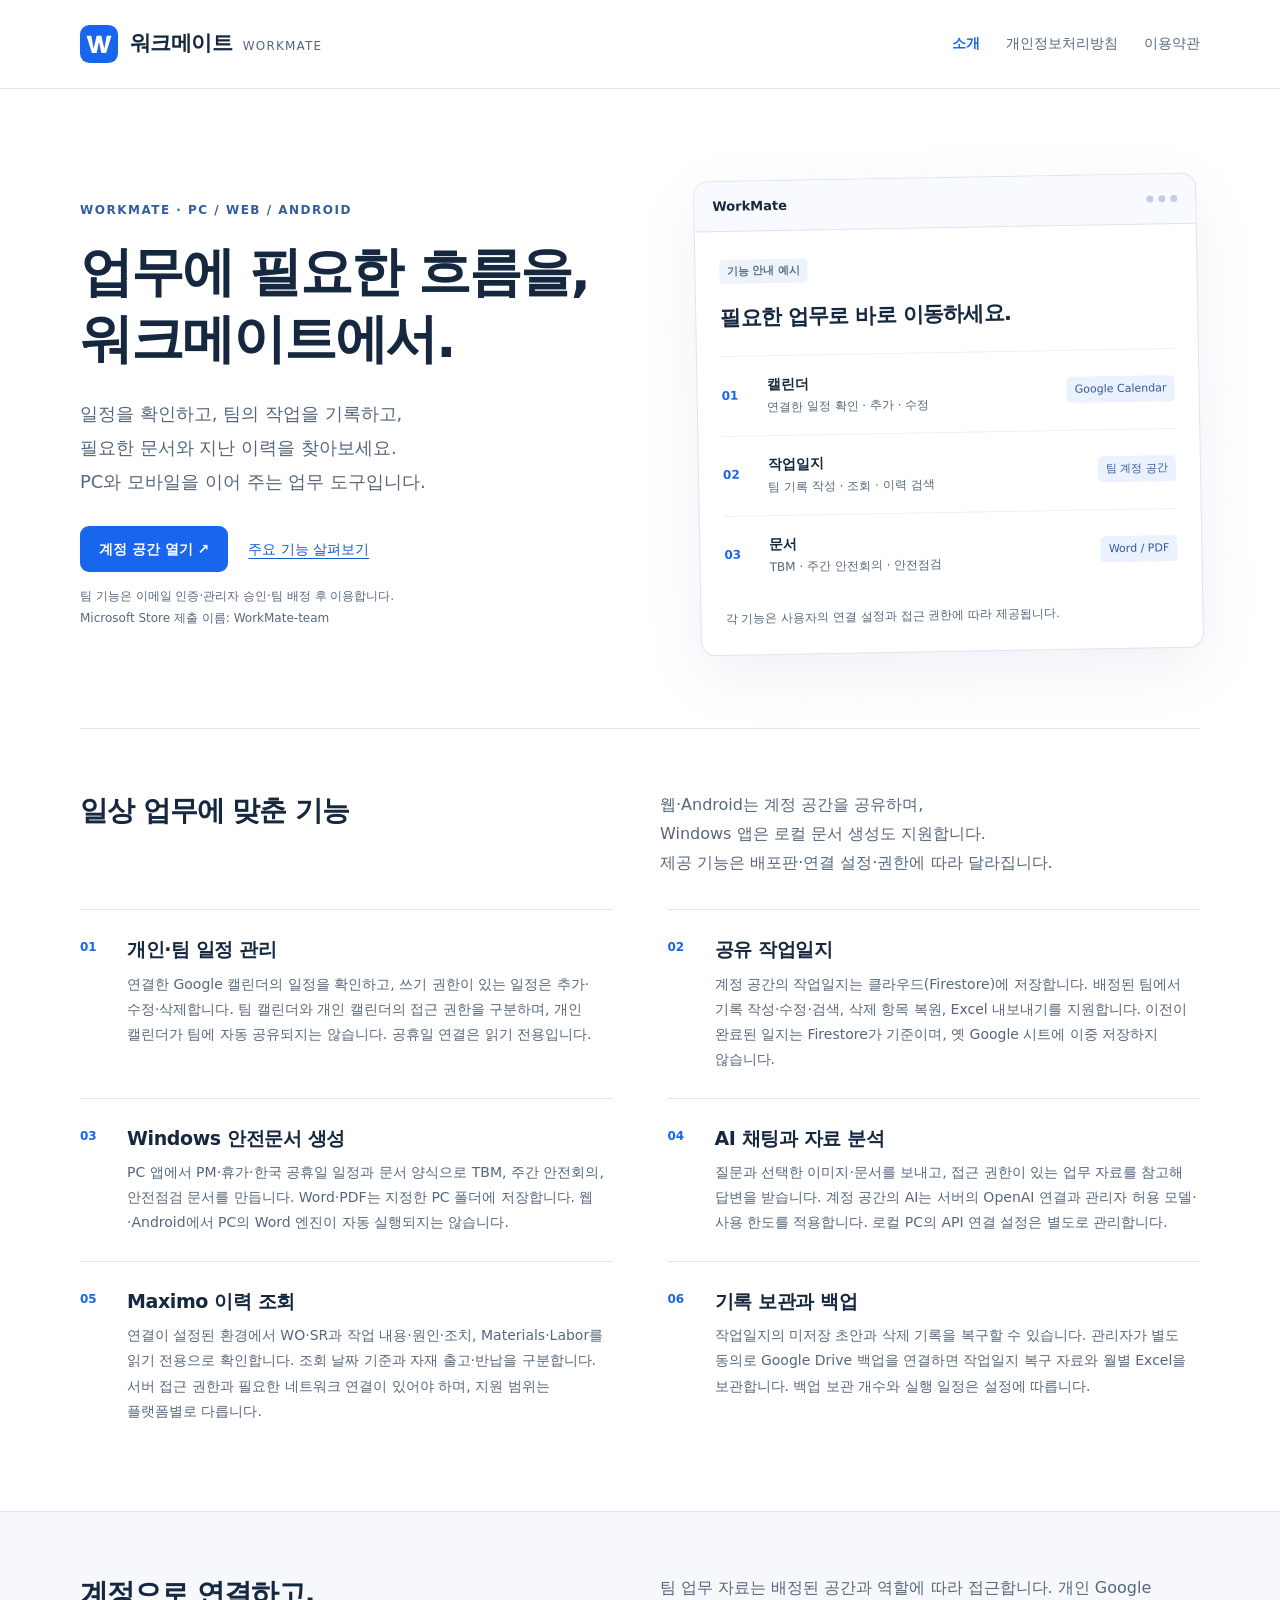
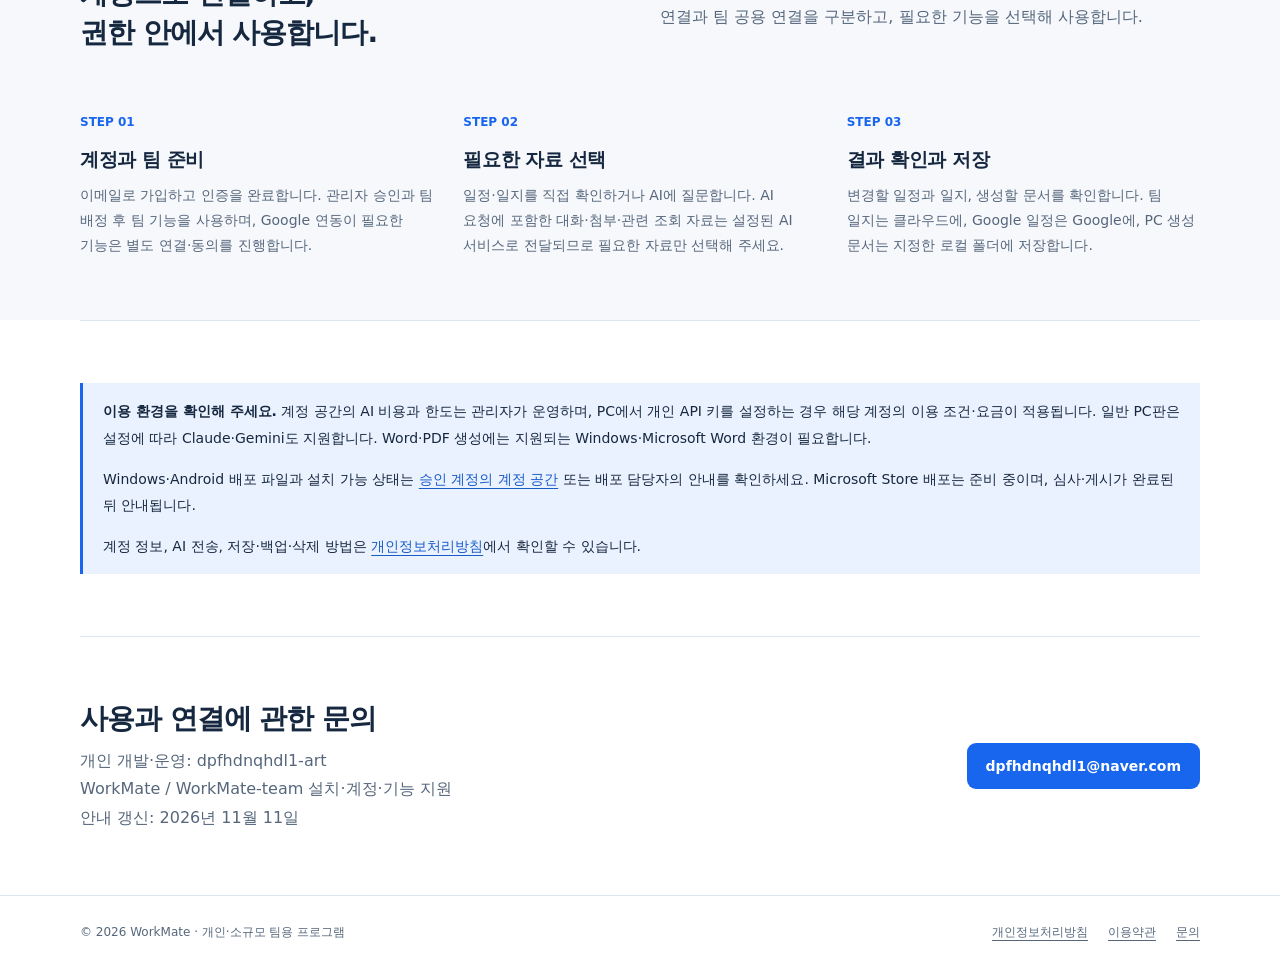
<file: index.html>
<!doctype html>
<html lang="ko">
<head>
  <meta charset="utf-8"><meta name="viewport" content="width=device-width,initial-scale=1">
  <title>워크메이트 | WorkMate</title>
  <meta name="description" content="워크메이트(WorkMate·WorkMate-team)는 PC, 웹, Android에서 일정·팀 작업일지·AI 업무 조회를 돕습니다. 기능별 이용 환경과 개인정보 처리 방식을 안내합니다.">
  <link rel="canonical" href="https://dpfhdnqhdl1-art.github.io/">
  <link rel="stylesheet" href="style.css"><link rel="icon" href="icon.svg" type="image/svg+xml">
</head>
<body>
<a class="skip" href="#main">본문으로 이동</a>
<header class="header"><div class="wrap"><a class="brand" href="index.html"><img src="icon.svg" alt=""><span>워크메이트 <small>WORKMATE</small></span></a><nav aria-label="주 메뉴"><a href="index.html" aria-current="page">소개</a><a href="privacy.html">개인정보처리방침</a><a href="terms.html">이용약관</a></nav></div></header>
<main id="main">
  <div class="wrap hero">
    <div><p class="eyebrow">WORKMATE · PC / WEB / ANDROID</p><h1>업무에 필요한 흐름을,<br>워크메이트에서.</h1><p class="lead">일정을 확인하고, 팀의 작업을 기록하고,<br>필요한 문서와 지난 이력을 찾아보세요.<br>PC와 모바일을 이어 주는 업무 도구입니다.</p><div class="actions"><a class="button" href="https://workmate-team.web.app/">계정 공간 열기 <span aria-hidden="true">&nbsp;↗</span></a><a href="#features">주요 기능 살펴보기</a></div><p class="mini-note">팀 기능은 이메일 인증·관리자 승인·팀 배정 후 이용합니다.<br>Microsoft Store 제출 이름: WorkMate-team</p></div>
    <div class="window" aria-label="주요 기능을 설명하는 예시 화면">
      <div class="window-bar"><span>WorkMate</span><span class="dots" aria-hidden="true"><i></i><i></i><i></i></span></div>
      <div class="window-body"><span class="demo-badge">기능 안내 예시</span><p class="demo-heading">필요한 업무로 바로 이동하세요.</p>
        <div class="mini-row"><span class="mini-number">01</span><div><strong>캘린더</strong><span class="desc">연결한 일정 확인 · 추가 · 수정</span></div><span class="mini-tag">Google Calendar</span></div>
        <div class="mini-row"><span class="mini-number">02</span><div><strong>작업일지</strong><span class="desc">팀 기록 작성 · 조회 · 이력 검색</span></div><span class="mini-tag">팀 계정 공간</span></div>
        <div class="mini-row"><span class="mini-number">03</span><div><strong>문서</strong><span class="desc">TBM · 주간 안전회의 · 안전점검</span></div><span class="mini-tag">Word / PDF</span></div>
        <p class="mini-note">각 기능은 사용자의 연결 설정과 접근 권한에 따라 제공됩니다.</p>
      </div>
    </div>
  </div>
  <section class="section wrap" id="features"><div class="section-head"><h2>일상 업무에 맞춘 기능</h2><p>웹·Android는 계정 공간을 공유하며,<br>Windows 앱은 로컬 문서 생성도 지원합니다.<br>제공 기능은 배포판·연결 설정·권한에 따라 달라집니다.</p></div>
    <div class="feature-list">
      <article class="feature"><span class="n">01</span><div><h3>개인·팀 일정 관리</h3><p>연결한 Google 캘린더의 일정을 확인하고, 쓰기 권한이 있는 일정은 추가·수정·삭제합니다. 팀 캘린더와 개인 캘린더의 접근 권한을 구분하며, 개인 캘린더가 팀에 자동 공유되지는 않습니다. 공휴일 연결은 읽기 전용입니다.</p></div></article>
      <article class="feature"><span class="n">02</span><div><h3>공유 작업일지</h3><p>계정 공간의 작업일지는 클라우드(Firestore)에 저장합니다. 배정된 팀에서 기록 작성·수정·검색, 삭제 항목 복원, Excel 내보내기를 지원합니다. 이전이 완료된 일지는 Firestore가 기준이며, 옛 Google 시트에 이중 저장하지 않습니다.</p></div></article>
      <article class="feature"><span class="n">03</span><div><h3>Windows 안전문서 생성</h3><p>PC 앱에서 PM·휴가·한국 공휴일 일정과 문서 양식으로 TBM, 주간 안전회의, 안전점검 문서를 만듭니다. Word·PDF는 지정한 PC 폴더에 저장합니다. 웹·Android에서 PC의 Word 엔진이 자동 실행되지는 않습니다.</p></div></article>
      <article class="feature"><span class="n">04</span><div><h3>AI 채팅과 자료 분석</h3><p>질문과 선택한 이미지·문서를 보내고, 접근 권한이 있는 업무 자료를 참고해 답변을 받습니다. 계정 공간의 AI는 서버의 OpenAI 연결과 관리자 허용 모델·사용 한도를 적용합니다. 로컬 PC의 API 연결 설정은 별도로 관리합니다.</p></div></article>
      <article class="feature"><span class="n">05</span><div><h3>Maximo 이력 조회</h3><p>연결이 설정된 환경에서 WO·SR과 작업 내용·원인·조치, Materials·Labor를 읽기 전용으로 확인합니다. 조회 날짜 기준과 자재 출고·반납을 구분합니다. 서버 접근 권한과 필요한 네트워크 연결이 있어야 하며, 지원 범위는 플랫폼별로 다릅니다.</p></div></article>
      <article class="feature"><span class="n">06</span><div><h3>기록 보관과 백업</h3><p>작업일지의 미저장 초안과 삭제 기록을 복구할 수 있습니다. 관리자가 별도 동의로 Google Drive 백업을 연결하면 작업일지 복구 자료와 월별 Excel을 보관합니다. 백업 보관 개수와 실행 일정은 설정에 따릅니다.</p></div></article>
    </div>
  </section>
  <section class="section soft"><div class="wrap"><div class="section-head"><h2>계정으로 연결하고,<br>권한 안에서 사용합니다.</h2><p>팀 업무 자료는 배정된 공간과 역할에 따라 접근합니다. 개인 Google 연결과 팀 공용 연결을 구분하고, 필요한 기능을 선택해 사용합니다.</p></div><div class="flow">
    <div><span class="step">STEP 01</span><h3>계정과 팀 준비</h3><p>이메일로 가입하고 인증을 완료합니다. 관리자 승인과 팀 배정 후 팀 기능을 사용하며, Google 연동이 필요한 기능은 별도 연결·동의를 진행합니다.</p></div>
    <div><span class="step">STEP 02</span><h3>필요한 자료 선택</h3><p>일정·일지를 직접 확인하거나 AI에 질문합니다. AI 요청에 포함한 대화·첨부·관련 조회 자료는 설정된 AI 서비스로 전달되므로 필요한 자료만 선택해 주세요.</p></div>
    <div><span class="step">STEP 03</span><h3>결과 확인과 저장</h3><p>변경할 일정과 일지, 생성할 문서를 확인합니다. 팀 일지는 클라우드에, Google 일정은 Google에, PC 생성 문서는 지정한 로컬 폴더에 저장합니다.</p></div>
  </div></div></section>
  <section class="section wrap"><div class="notice"><p><strong>이용 환경을 확인해 주세요.</strong> 계정 공간의 AI 비용과 한도는 관리자가 운영하며, PC에서 개인 API 키를 설정하는 경우 해당 계정의 이용 조건·요금이 적용됩니다. 일반 PC판은 설정에 따라 Claude·Gemini도 지원합니다. Word·PDF 생성에는 지원되는 Windows·Microsoft Word 환경이 필요합니다.</p><p>Windows·Android 배포 파일과 설치 가능 상태는 <a href="https://workmate-team.web.app/">승인 계정의 계정 공간</a> 또는 배포 담당자의 안내를 확인하세요. Microsoft Store 배포는 준비 중이며, 심사·게시가 완료된 뒤 안내됩니다.</p><p>계정 정보, AI 전송, 저장·백업·삭제 방법은 <a href="privacy.html">개인정보처리방침</a>에서 확인할 수 있습니다.</p></div></section>
  <section class="section wrap contact" id="support"><div><h2>사용과 연결에 관한 문의</h2><p>개인 개발·운영: dpfhdnqhdl1-art<br>WorkMate / WorkMate-team 설치·계정·기능 지원<br>안내 갱신: 2026년 11월 11일</p></div><a class="button" href="mailto:dpfhdnqhdl1@naver.com">dpfhdnqhdl1@naver.com</a></section>
</main>
<footer class="footer"><div class="wrap"><span>© 2026 WorkMate · 개인·소규모 팀용 프로그램</span><div class="footer-links"><a href="privacy.html">개인정보처리방침</a><a href="terms.html">이용약관</a><a href="mailto:dpfhdnqhdl1@naver.com">문의</a></div></div></footer>
</body></html>
</file>
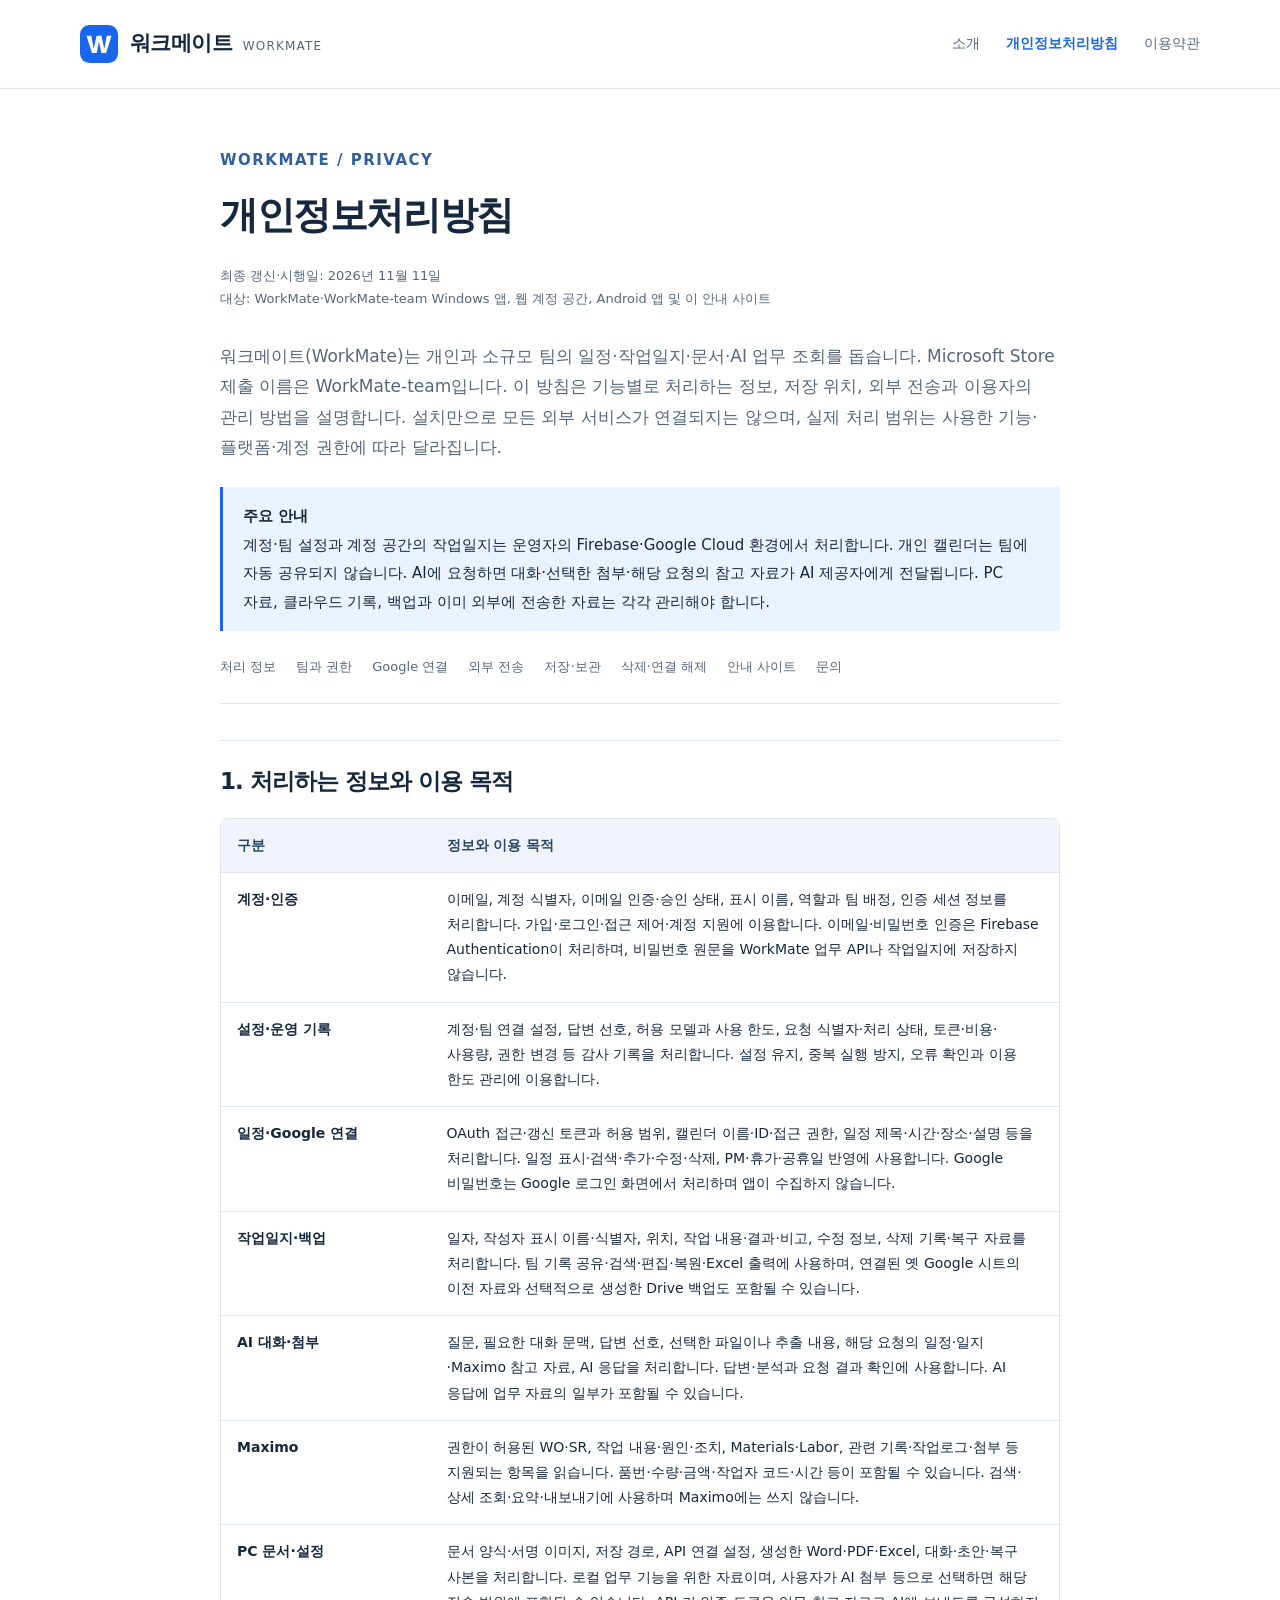
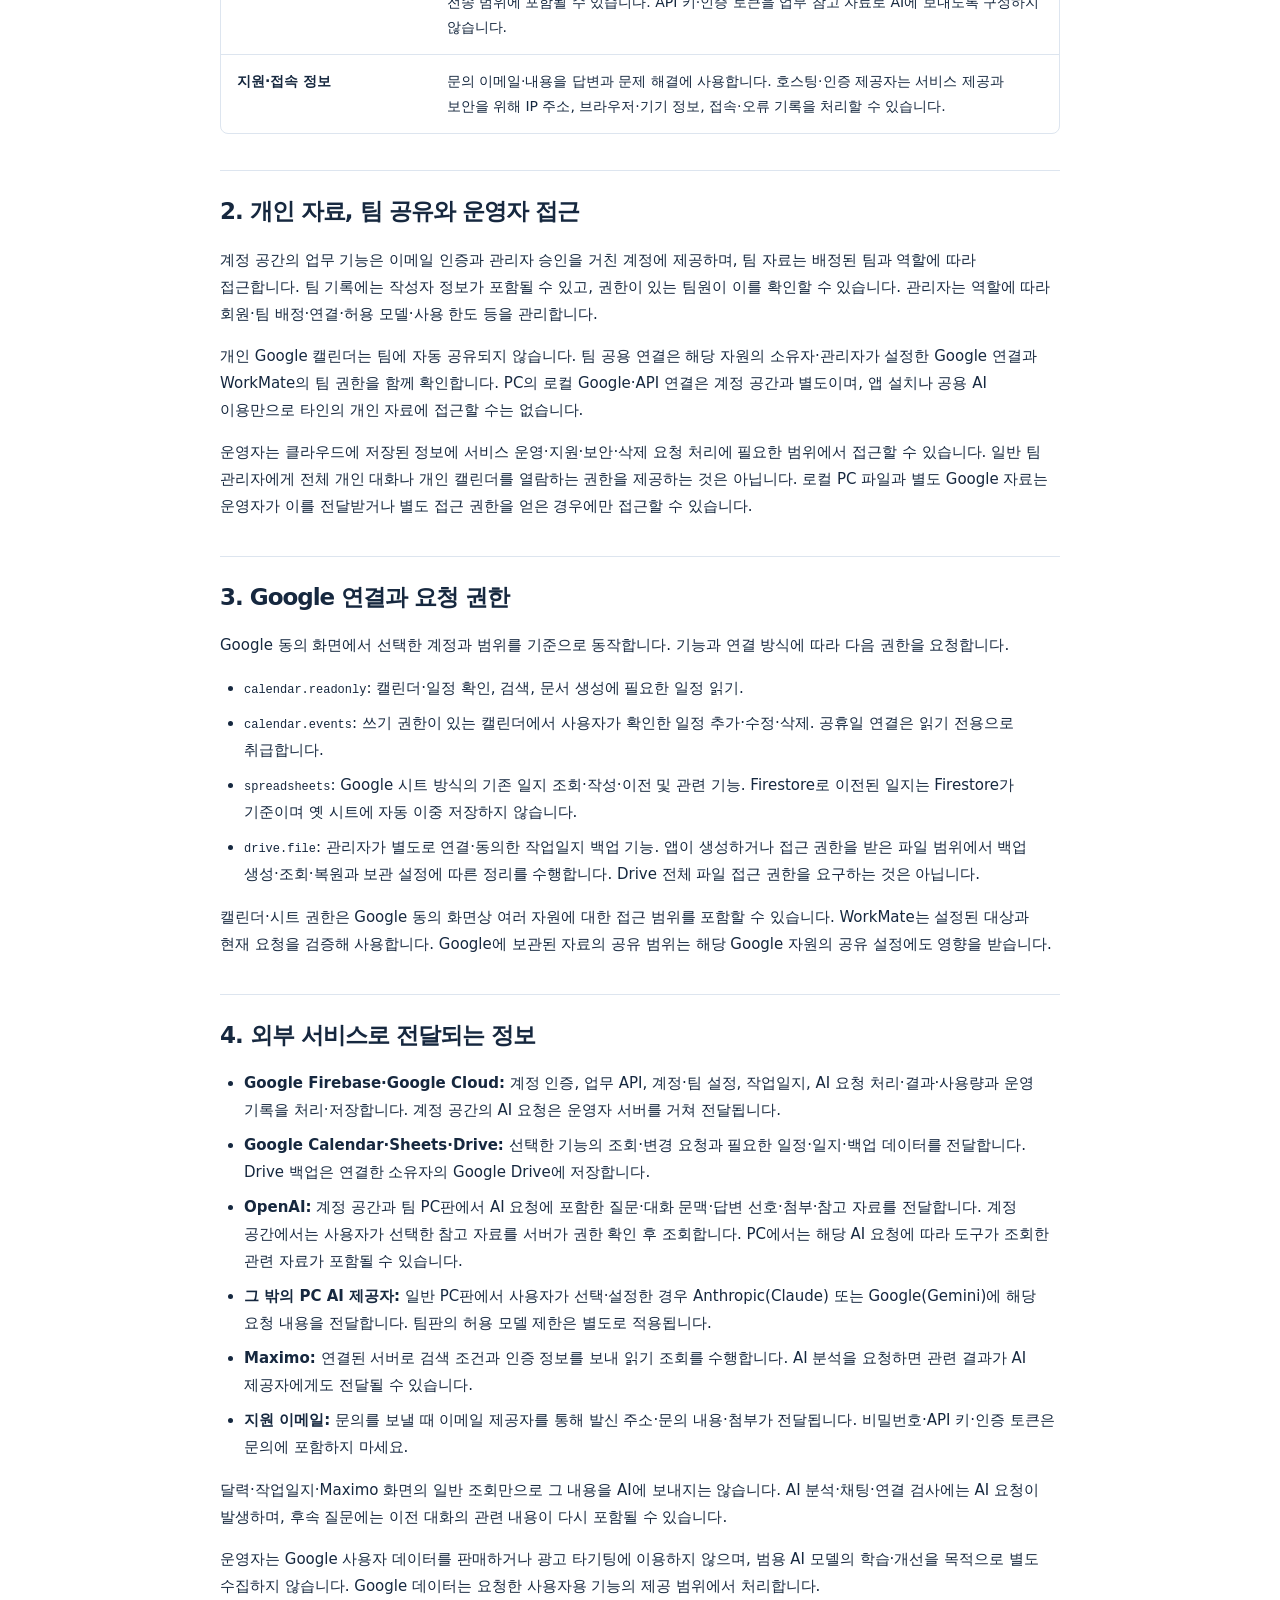
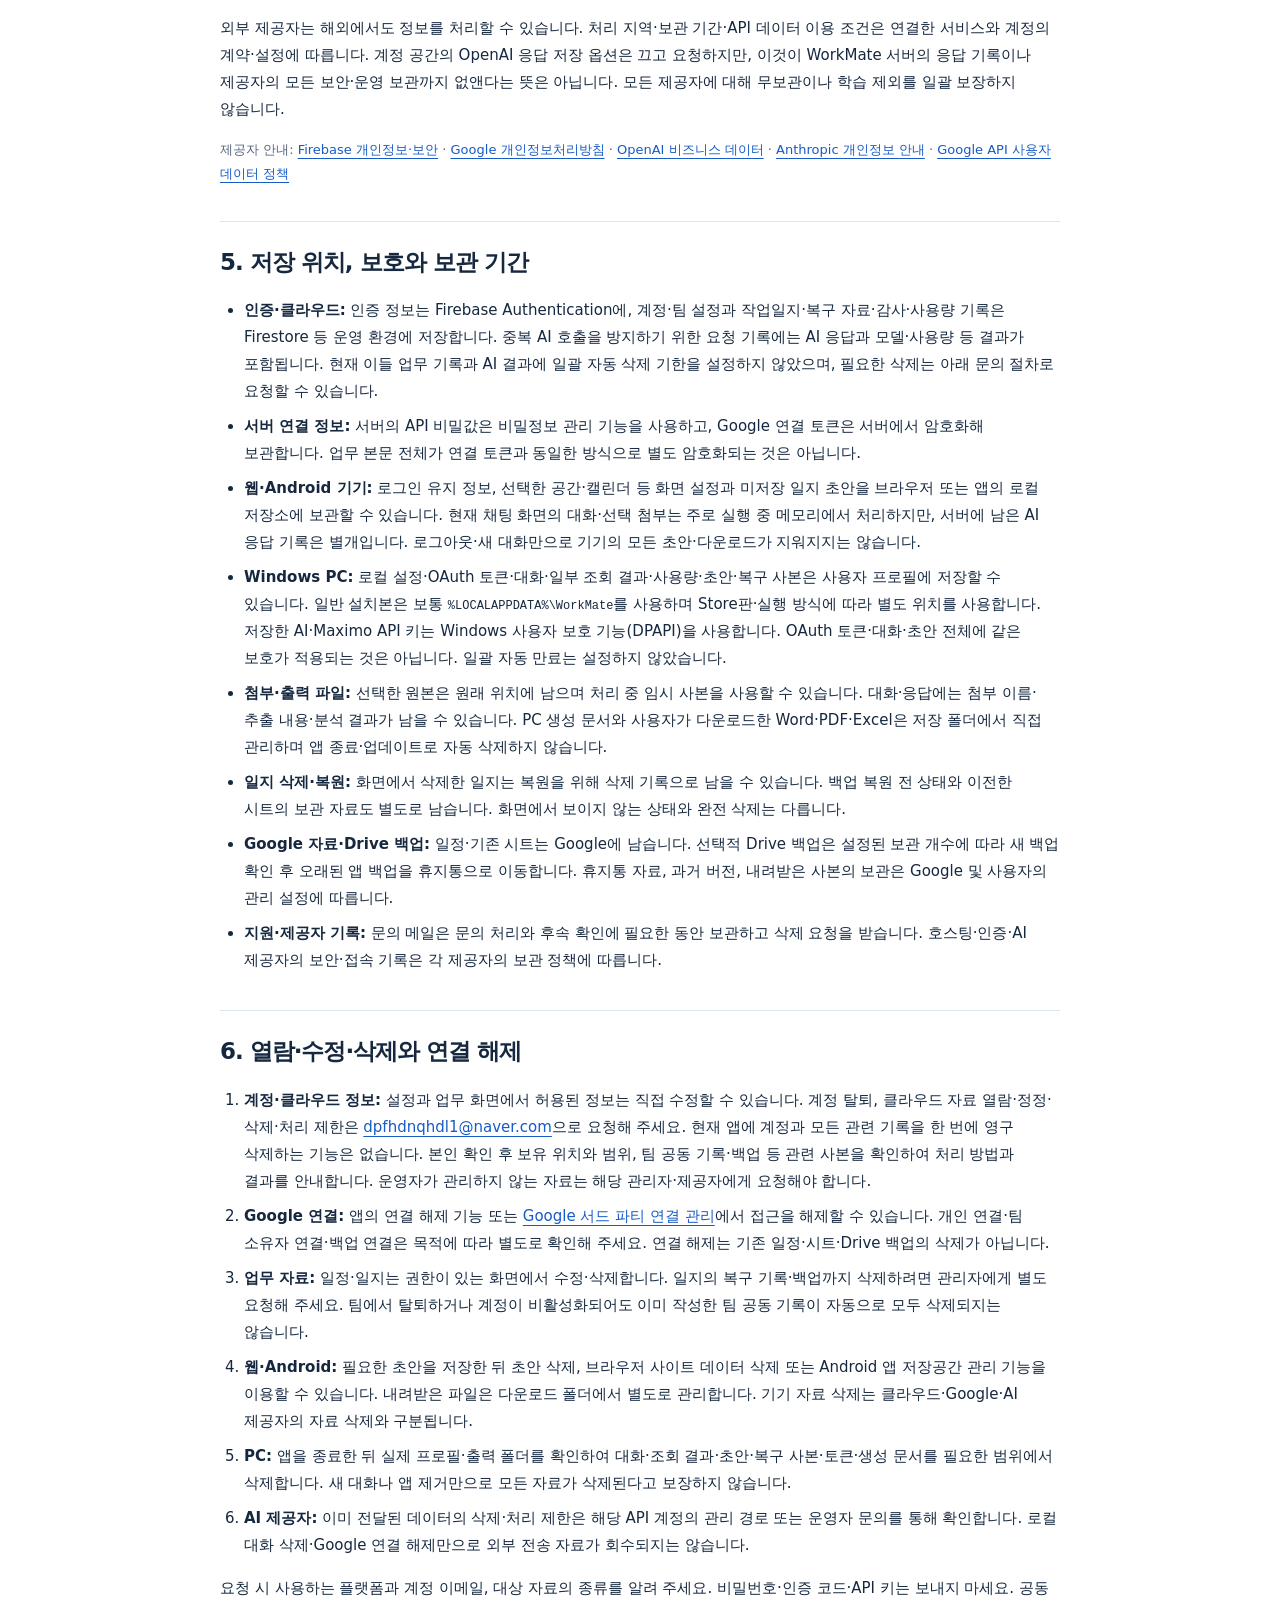
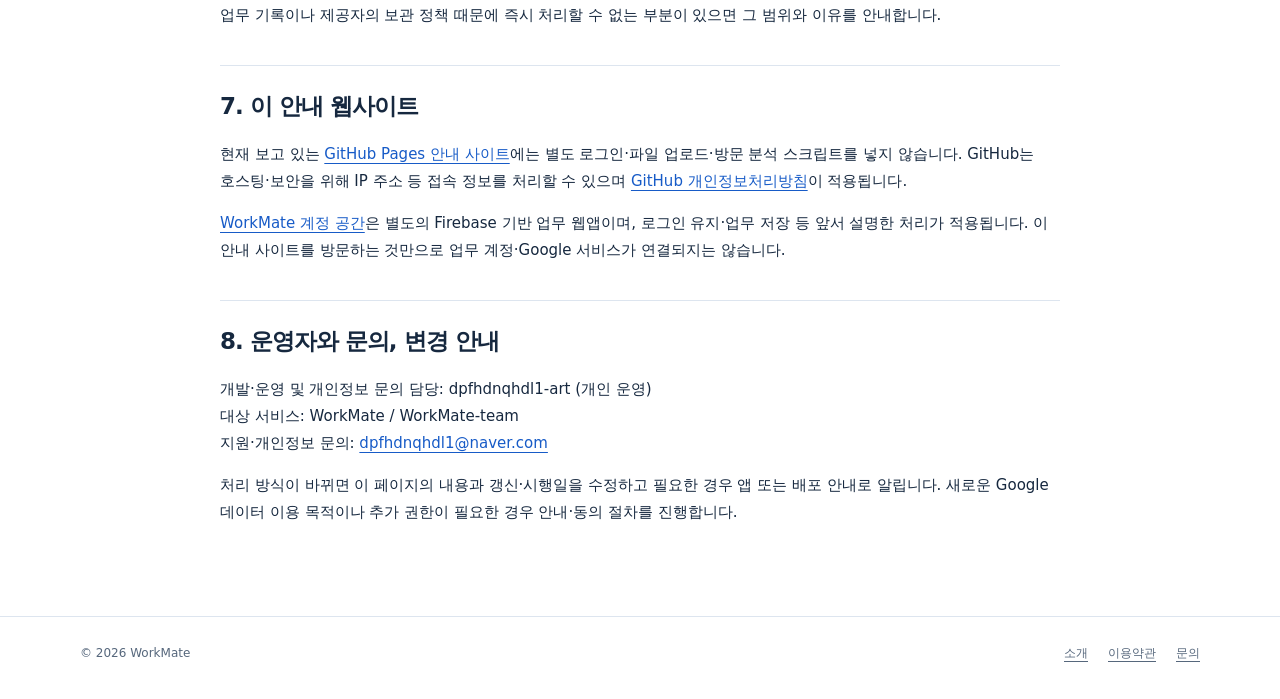
<file: privacy.html>
<!doctype html>
<html lang="ko">
<head>
  <meta charset="utf-8"><meta name="viewport" content="width=device-width,initial-scale=1">
  <title>개인정보처리방침 | 워크메이트</title>
  <meta name="description" content="WorkMate·WorkMate-team의 계정·팀 자료, Google 연동, AI 전송, PC·웹·Android 저장과 백업, 연결 해제·삭제 요청 방법을 안내합니다.">
  <link rel="canonical" href="https://dpfhdnqhdl1-art.github.io/privacy.html">
  <link rel="stylesheet" href="style.css"><link rel="icon" href="icon.svg" type="image/svg+xml">
</head>
<body>
<a class="skip" href="#main">본문으로 이동</a>
<header class="header"><div class="wrap"><a class="brand" href="index.html"><img src="icon.svg" alt=""><span>워크메이트 <small>WORKMATE</small></span></a><nav aria-label="주 메뉴"><a href="index.html">소개</a><a href="privacy.html" aria-current="page">개인정보처리방침</a><a href="terms.html">이용약관</a></nav></div></header>
<main class="wrap document" id="main">
  <p class="eyebrow">WORKMATE / PRIVACY</p><h1>개인정보처리방침</h1>
  <p class="meta">최종 갱신·시행일: 2026년 11월 11일<br>대상: WorkMate·WorkMate-team Windows 앱, 웹 계정 공간, Android 앱 및 이 안내 사이트</p>
  <p class="intro">워크메이트(WorkMate)는 개인과 소규모 팀의 일정·작업일지·문서·AI 업무 조회를 돕습니다. Microsoft Store 제출 이름은 WorkMate-team입니다. 이 방침은 기능별로 처리하는 정보, 저장 위치, 외부 전송과 이용자의 관리 방법을 설명합니다. 설치만으로 모든 외부 서비스가 연결되지는 않으며, 실제 처리 범위는 사용한 기능·플랫폼·계정 권한에 따라 달라집니다.</p>
  <div class="notice"><p><strong>주요 안내</strong><br>계정·팀 설정과 계정 공간의 작업일지는 운영자의 Firebase·Google Cloud 환경에서 처리합니다. 개인 캘린더는 팀에 자동 공유되지 않습니다. AI에 요청하면 대화·선택한 첨부·해당 요청의 참고 자료가 AI 제공자에게 전달됩니다. PC 자료, 클라우드 기록, 백업과 이미 외부에 전송한 자료는 각각 관리해야 합니다.</p></div>
  <nav class="toc" aria-label="개인정보처리방침 목차"><a href="#data">처리 정보</a><a href="#access">팀과 권한</a><a href="#permissions">Google 연결</a><a href="#sharing">외부 전송</a><a href="#retention">저장·보관</a><a href="#delete">삭제·연결 해제</a><a href="#website">안내 사이트</a><a href="#contact">문의</a></nav>

  <h2 id="data">1. 처리하는 정보와 이용 목적</h2>
  <div class="table-scroll"><table><thead><tr><th scope="col">구분</th><th scope="col">정보와 이용 목적</th></tr></thead><tbody>
    <tr><td>계정·인증</td><td>이메일, 계정 식별자, 이메일 인증·승인 상태, 표시 이름, 역할과 팀 배정, 인증 세션 정보를 처리합니다. 가입·로그인·접근 제어·계정 지원에 이용합니다. 이메일·비밀번호 인증은 Firebase Authentication이 처리하며, 비밀번호 원문을 WorkMate 업무 API나 작업일지에 저장하지 않습니다.</td></tr>
    <tr><td>설정·운영 기록</td><td>계정·팀 연결 설정, 답변 선호, 허용 모델과 사용 한도, 요청 식별자·처리 상태, 토큰·비용·사용량, 권한 변경 등 감사 기록을 처리합니다. 설정 유지, 중복 실행 방지, 오류 확인과 이용 한도 관리에 이용합니다.</td></tr>
    <tr><td>일정·Google 연결</td><td>OAuth 접근·갱신 토큰과 허용 범위, 캘린더 이름·ID·접근 권한, 일정 제목·시간·장소·설명 등을 처리합니다. 일정 표시·검색·추가·수정·삭제, PM·휴가·공휴일 반영에 사용합니다. Google 비밀번호는 Google 로그인 화면에서 처리하며 앱이 수집하지 않습니다.</td></tr>
    <tr><td>작업일지·백업</td><td>일자, 작성자 표시 이름·식별자, 위치, 작업 내용·결과·비고, 수정 정보, 삭제 기록·복구 자료를 처리합니다. 팀 기록 공유·검색·편집·복원·Excel 출력에 사용하며, 연결된 옛 Google 시트의 이전 자료와 선택적으로 생성한 Drive 백업도 포함될 수 있습니다.</td></tr>
    <tr><td>AI 대화·첨부</td><td>질문, 필요한 대화 문맥, 답변 선호, 선택한 파일이나 추출 내용, 해당 요청의 일정·일지·Maximo 참고 자료, AI 응답을 처리합니다. 답변·분석과 요청 결과 확인에 사용합니다. AI 응답에 업무 자료의 일부가 포함될 수 있습니다.</td></tr>
    <tr><td>Maximo</td><td>권한이 허용된 WO·SR, 작업 내용·원인·조치, Materials·Labor, 관련 기록·작업로그·첨부 등 지원되는 항목을 읽습니다. 품번·수량·금액·작업자 코드·시간 등이 포함될 수 있습니다. 검색·상세 조회·요약·내보내기에 사용하며 Maximo에는 쓰지 않습니다.</td></tr>
    <tr><td>PC 문서·설정</td><td>문서 양식·서명 이미지, 저장 경로, API 연결 설정, 생성한 Word·PDF·Excel, 대화·초안·복구 사본을 처리합니다. 로컬 업무 기능을 위한 자료이며, 사용자가 AI 첨부 등으로 선택하면 해당 전송 범위에 포함될 수 있습니다. API 키·인증 토큰을 업무 참고 자료로 AI에 보내도록 구성하지 않습니다.</td></tr>
    <tr><td>지원·접속 정보</td><td>문의 이메일·내용을 답변과 문제 해결에 사용합니다. 호스팅·인증 제공자는 서비스 제공과 보안을 위해 IP 주소, 브라우저·기기 정보, 접속·오류 기록을 처리할 수 있습니다.</td></tr>
  </tbody></table></div>

  <h2 id="access">2. 개인 자료, 팀 공유와 운영자 접근</h2>
  <p>계정 공간의 업무 기능은 이메일 인증과 관리자 승인을 거친 계정에 제공하며, 팀 자료는 배정된 팀과 역할에 따라 접근합니다. 팀 기록에는 작성자 정보가 포함될 수 있고, 권한이 있는 팀원이 이를 확인할 수 있습니다. 관리자는 역할에 따라 회원·팀 배정·연결·허용 모델·사용 한도 등을 관리합니다.</p>
  <p>개인 Google 캘린더는 팀에 자동 공유되지 않습니다. 팀 공용 연결은 해당 자원의 소유자·관리자가 설정한 Google 연결과 WorkMate의 팀 권한을 함께 확인합니다. PC의 로컬 Google·API 연결은 계정 공간과 별도이며, 앱 설치나 공용 AI 이용만으로 타인의 개인 자료에 접근할 수는 없습니다.</p>
  <p>운영자는 클라우드에 저장된 정보에 서비스 운영·지원·보안·삭제 요청 처리에 필요한 범위에서 접근할 수 있습니다. 일반 팀 관리자에게 전체 개인 대화나 개인 캘린더를 열람하는 권한을 제공하는 것은 아닙니다. 로컬 PC 파일과 별도 Google 자료는 운영자가 이를 전달받거나 별도 접근 권한을 얻은 경우에만 접근할 수 있습니다.</p>

  <h2 id="permissions">3. Google 연결과 요청 권한</h2>
  <p>Google 동의 화면에서 선택한 계정과 범위를 기준으로 동작합니다. 기능과 연결 방식에 따라 다음 권한을 요청합니다.</p>
  <ul>
    <li><code>calendar.readonly</code>: 캘린더·일정 확인, 검색, 문서 생성에 필요한 일정 읽기.</li>
    <li><code>calendar.events</code>: 쓰기 권한이 있는 캘린더에서 사용자가 확인한 일정 추가·수정·삭제. 공휴일 연결은 읽기 전용으로 취급합니다.</li>
    <li><code>spreadsheets</code>: Google 시트 방식의 기존 일지 조회·작성·이전 및 관련 기능. Firestore로 이전된 일지는 Firestore가 기준이며 옛 시트에 자동 이중 저장하지 않습니다.</li>
    <li><code>drive.file</code>: 관리자가 별도로 연결·동의한 작업일지 백업 기능. 앱이 생성하거나 접근 권한을 받은 파일 범위에서 백업 생성·조회·복원과 보관 설정에 따른 정리를 수행합니다. Drive 전체 파일 접근 권한을 요구하는 것은 아닙니다.</li>
  </ul>
  <p>캘린더·시트 권한은 Google 동의 화면상 여러 자원에 대한 접근 범위를 포함할 수 있습니다. WorkMate는 설정된 대상과 현재 요청을 검증해 사용합니다. Google에 보관된 자료의 공유 범위는 해당 Google 자원의 공유 설정에도 영향을 받습니다.</p>

  <h2 id="sharing">4. 외부 서비스로 전달되는 정보</h2>
  <ul>
    <li><strong>Google Firebase·Google Cloud:</strong> 계정 인증, 업무 API, 계정·팀 설정, 작업일지, AI 요청 처리·결과·사용량과 운영 기록을 처리·저장합니다. 계정 공간의 AI 요청은 운영자 서버를 거쳐 전달됩니다.</li>
    <li><strong>Google Calendar·Sheets·Drive:</strong> 선택한 기능의 조회·변경 요청과 필요한 일정·일지·백업 데이터를 전달합니다. Drive 백업은 연결한 소유자의 Google Drive에 저장합니다.</li>
    <li><strong>OpenAI:</strong> 계정 공간과 팀 PC판에서 AI 요청에 포함한 질문·대화 문맥·답변 선호·첨부·참고 자료를 전달합니다. 계정 공간에서는 사용자가 선택한 참고 자료를 서버가 권한 확인 후 조회합니다. PC에서는 해당 AI 요청에 따라 도구가 조회한 관련 자료가 포함될 수 있습니다.</li>
    <li><strong>그 밖의 PC AI 제공자:</strong> 일반 PC판에서 사용자가 선택·설정한 경우 Anthropic(Claude) 또는 Google(Gemini)에 해당 요청 내용을 전달합니다. 팀판의 허용 모델 제한은 별도로 적용됩니다.</li>
    <li><strong>Maximo:</strong> 연결된 서버로 검색 조건과 인증 정보를 보내 읽기 조회를 수행합니다. AI 분석을 요청하면 관련 결과가 AI 제공자에게도 전달될 수 있습니다.</li>
    <li><strong>지원 이메일:</strong> 문의를 보낼 때 이메일 제공자를 통해 발신 주소·문의 내용·첨부가 전달됩니다. 비밀번호·API 키·인증 토큰은 문의에 포함하지 마세요.</li>
  </ul>
  <p>달력·작업일지·Maximo 화면의 일반 조회만으로 그 내용을 AI에 보내지는 않습니다. AI 분석·채팅·연결 검사에는 AI 요청이 발생하며, 후속 질문에는 이전 대화의 관련 내용이 다시 포함될 수 있습니다.</p>
  <p>운영자는 Google 사용자 데이터를 판매하거나 광고 타기팅에 이용하지 않으며, 범용 AI 모델의 학습·개선을 목적으로 별도 수집하지 않습니다. Google 데이터는 요청한 사용자용 기능의 제공 범위에서 처리합니다.</p>
  <p>외부 제공자는 해외에서도 정보를 처리할 수 있습니다. 처리 지역·보관 기간·API 데이터 이용 조건은 연결한 서비스와 계정의 계약·설정에 따릅니다. 계정 공간의 OpenAI 응답 저장 옵션은 끄고 요청하지만, 이것이 WorkMate 서버의 응답 기록이나 제공자의 모든 보안·운영 보관까지 없앤다는 뜻은 아닙니다. 모든 제공자에 대해 무보관이나 학습 제외를 일괄 보장하지 않습니다.</p>
  <p class="small">제공자 안내: <a href="https://firebase.google.com/support/privacy">Firebase 개인정보·보안</a> · <a href="https://policies.google.com/privacy">Google 개인정보처리방침</a> · <a href="https://openai.com/enterprise-privacy/">OpenAI 비즈니스 데이터</a> · <a href="https://privacy.anthropic.com/">Anthropic 개인정보 안내</a> · <a href="https://developers.google.com/terms/api-services-user-data-policy">Google API 사용자 데이터 정책</a></p>

  <h2 id="retention">5. 저장 위치, 보호와 보관 기간</h2>
  <ul>
    <li><strong>인증·클라우드:</strong> 인증 정보는 Firebase Authentication에, 계정·팀 설정과 작업일지·복구 자료·감사·사용량 기록은 Firestore 등 운영 환경에 저장합니다. 중복 AI 호출을 방지하기 위한 요청 기록에는 AI 응답과 모델·사용량 등 결과가 포함됩니다. 현재 이들 업무 기록과 AI 결과에 일괄 자동 삭제 기한을 설정하지 않았으며, 필요한 삭제는 아래 문의 절차로 요청할 수 있습니다.</li>
    <li><strong>서버 연결 정보:</strong> 서버의 API 비밀값은 비밀정보 관리 기능을 사용하고, Google 연결 토큰은 서버에서 암호화해 보관합니다. 업무 본문 전체가 연결 토큰과 동일한 방식으로 별도 암호화되는 것은 아닙니다.</li>
    <li><strong>웹·Android 기기:</strong> 로그인 유지 정보, 선택한 공간·캘린더 등 화면 설정과 미저장 일지 초안을 브라우저 또는 앱의 로컬 저장소에 보관할 수 있습니다. 현재 채팅 화면의 대화·선택 첨부는 주로 실행 중 메모리에서 처리하지만, 서버에 남은 AI 응답 기록은 별개입니다. 로그아웃·새 대화만으로 기기의 모든 초안·다운로드가 지워지지는 않습니다.</li>
    <li><strong>Windows PC:</strong> 로컬 설정·OAuth 토큰·대화·일부 조회 결과·사용량·초안·복구 사본은 사용자 프로필에 저장할 수 있습니다. 일반 설치본은 보통 <code>%LOCALAPPDATA%\WorkMate</code>를 사용하며 Store판·실행 방식에 따라 별도 위치를 사용합니다. 저장한 AI·Maximo API 키는 Windows 사용자 보호 기능(DPAPI)을 사용합니다. OAuth 토큰·대화·초안 전체에 같은 보호가 적용되는 것은 아닙니다. 일괄 자동 만료는 설정하지 않았습니다.</li>
    <li><strong>첨부·출력 파일:</strong> 선택한 원본은 원래 위치에 남으며 처리 중 임시 사본을 사용할 수 있습니다. 대화·응답에는 첨부 이름·추출 내용·분석 결과가 남을 수 있습니다. PC 생성 문서와 사용자가 다운로드한 Word·PDF·Excel은 저장 폴더에서 직접 관리하며 앱 종료·업데이트로 자동 삭제하지 않습니다.</li>
    <li><strong>일지 삭제·복원:</strong> 화면에서 삭제한 일지는 복원을 위해 삭제 기록으로 남을 수 있습니다. 백업 복원 전 상태와 이전한 시트의 보관 자료도 별도로 남습니다. 화면에서 보이지 않는 상태와 완전 삭제는 다릅니다.</li>
    <li><strong>Google 자료·Drive 백업:</strong> 일정·기존 시트는 Google에 남습니다. 선택적 Drive 백업은 설정된 보관 개수에 따라 새 백업 확인 후 오래된 앱 백업을 휴지통으로 이동합니다. 휴지통 자료, 과거 버전, 내려받은 사본의 보관은 Google 및 사용자의 관리 설정에 따릅니다.</li>
    <li><strong>지원·제공자 기록:</strong> 문의 메일은 문의 처리와 후속 확인에 필요한 동안 보관하고 삭제 요청을 받습니다. 호스팅·인증·AI 제공자의 보안·접속 기록은 각 제공자의 보관 정책에 따릅니다.</li>
  </ul>

  <h2 id="delete">6. 열람·수정·삭제와 연결 해제</h2>
  <ol>
    <li><strong>계정·클라우드 정보:</strong> 설정과 업무 화면에서 허용된 정보는 직접 수정할 수 있습니다. 계정 탈퇴, 클라우드 자료 열람·정정·삭제·처리 제한은 <a href="mailto:dpfhdnqhdl1@naver.com">dpfhdnqhdl1@naver.com</a>으로 요청해 주세요. 현재 앱에 계정과 모든 관련 기록을 한 번에 영구 삭제하는 기능은 없습니다. 본인 확인 후 보유 위치와 범위, 팀 공동 기록·백업 등 관련 사본을 확인하여 처리 방법과 결과를 안내합니다. 운영자가 관리하지 않는 자료는 해당 관리자·제공자에게 요청해야 합니다.</li>
    <li><strong>Google 연결:</strong> 앱의 연결 해제 기능 또는 <a href="https://myaccount.google.com/connections">Google 서드 파티 연결 관리</a>에서 접근을 해제할 수 있습니다. 개인 연결·팀 소유자 연결·백업 연결은 목적에 따라 별도로 확인해 주세요. 연결 해제는 기존 일정·시트·Drive 백업의 삭제가 아닙니다.</li>
    <li><strong>업무 자료:</strong> 일정·일지는 권한이 있는 화면에서 수정·삭제합니다. 일지의 복구 기록·백업까지 삭제하려면 관리자에게 별도 요청해 주세요. 팀에서 탈퇴하거나 계정이 비활성화되어도 이미 작성한 팀 공동 기록이 자동으로 모두 삭제되지는 않습니다.</li>
    <li><strong>웹·Android:</strong> 필요한 초안을 저장한 뒤 초안 삭제, 브라우저 사이트 데이터 삭제 또는 Android 앱 저장공간 관리 기능을 이용할 수 있습니다. 내려받은 파일은 다운로드 폴더에서 별도로 관리합니다. 기기 자료 삭제는 클라우드·Google·AI 제공자의 자료 삭제와 구분됩니다.</li>
    <li><strong>PC:</strong> 앱을 종료한 뒤 실제 프로필·출력 폴더를 확인하여 대화·조회 결과·초안·복구 사본·토큰·생성 문서를 필요한 범위에서 삭제합니다. 새 대화나 앱 제거만으로 모든 자료가 삭제된다고 보장하지 않습니다.</li>
    <li><strong>AI 제공자:</strong> 이미 전달된 데이터의 삭제·처리 제한은 해당 API 계정의 관리 경로 또는 운영자 문의를 통해 확인합니다. 로컬 대화 삭제·Google 연결 해제만으로 외부 전송 자료가 회수되지는 않습니다.</li>
  </ol>
  <p>요청 시 사용하는 플랫폼과 계정 이메일, 대상 자료의 종류를 알려 주세요. 비밀번호·인증 코드·API 키는 보내지 마세요. 공동 업무 기록이나 제공자의 보관 정책 때문에 즉시 처리할 수 없는 부분이 있으면 그 범위와 이유를 안내합니다.</p>

  <h2 id="website">7. 이 안내 웹사이트</h2>
  <p>현재 보고 있는 <a href="https://dpfhdnqhdl1-art.github.io/">GitHub Pages 안내 사이트</a>에는 별도 로그인·파일 업로드·방문 분석 스크립트를 넣지 않습니다. GitHub는 호스팅·보안을 위해 IP 주소 등 접속 정보를 처리할 수 있으며 <a href="https://docs.github.com/en/site-policy/privacy-policies/github-general-privacy-statement">GitHub 개인정보처리방침</a>이 적용됩니다.</p>
  <p><a href="https://workmate-team.web.app/">WorkMate 계정 공간</a>은 별도의 Firebase 기반 업무 웹앱이며, 로그인 유지·업무 저장 등 앞서 설명한 처리가 적용됩니다. 이 안내 사이트를 방문하는 것만으로 업무 계정·Google 서비스가 연결되지는 않습니다.</p>

  <h2 id="contact">8. 운영자와 문의, 변경 안내</h2>
  <p>개발·운영 및 개인정보 문의 담당: dpfhdnqhdl1-art (개인 운영)<br>대상 서비스: WorkMate / WorkMate-team<br>지원·개인정보 문의: <a href="mailto:dpfhdnqhdl1@naver.com">dpfhdnqhdl1@naver.com</a></p>
  <p>처리 방식이 바뀌면 이 페이지의 내용과 갱신·시행일을 수정하고 필요한 경우 앱 또는 배포 안내로 알립니다. 새로운 Google 데이터 이용 목적이나 추가 권한이 필요한 경우 안내·동의 절차를 진행합니다.</p>
</main>
<footer class="footer"><div class="wrap"><span>© 2026 WorkMate</span><div class="footer-links"><a href="index.html">소개</a><a href="terms.html">이용약관</a><a href="mailto:dpfhdnqhdl1@naver.com">문의</a></div></div></footer>
</body></html>
</file>
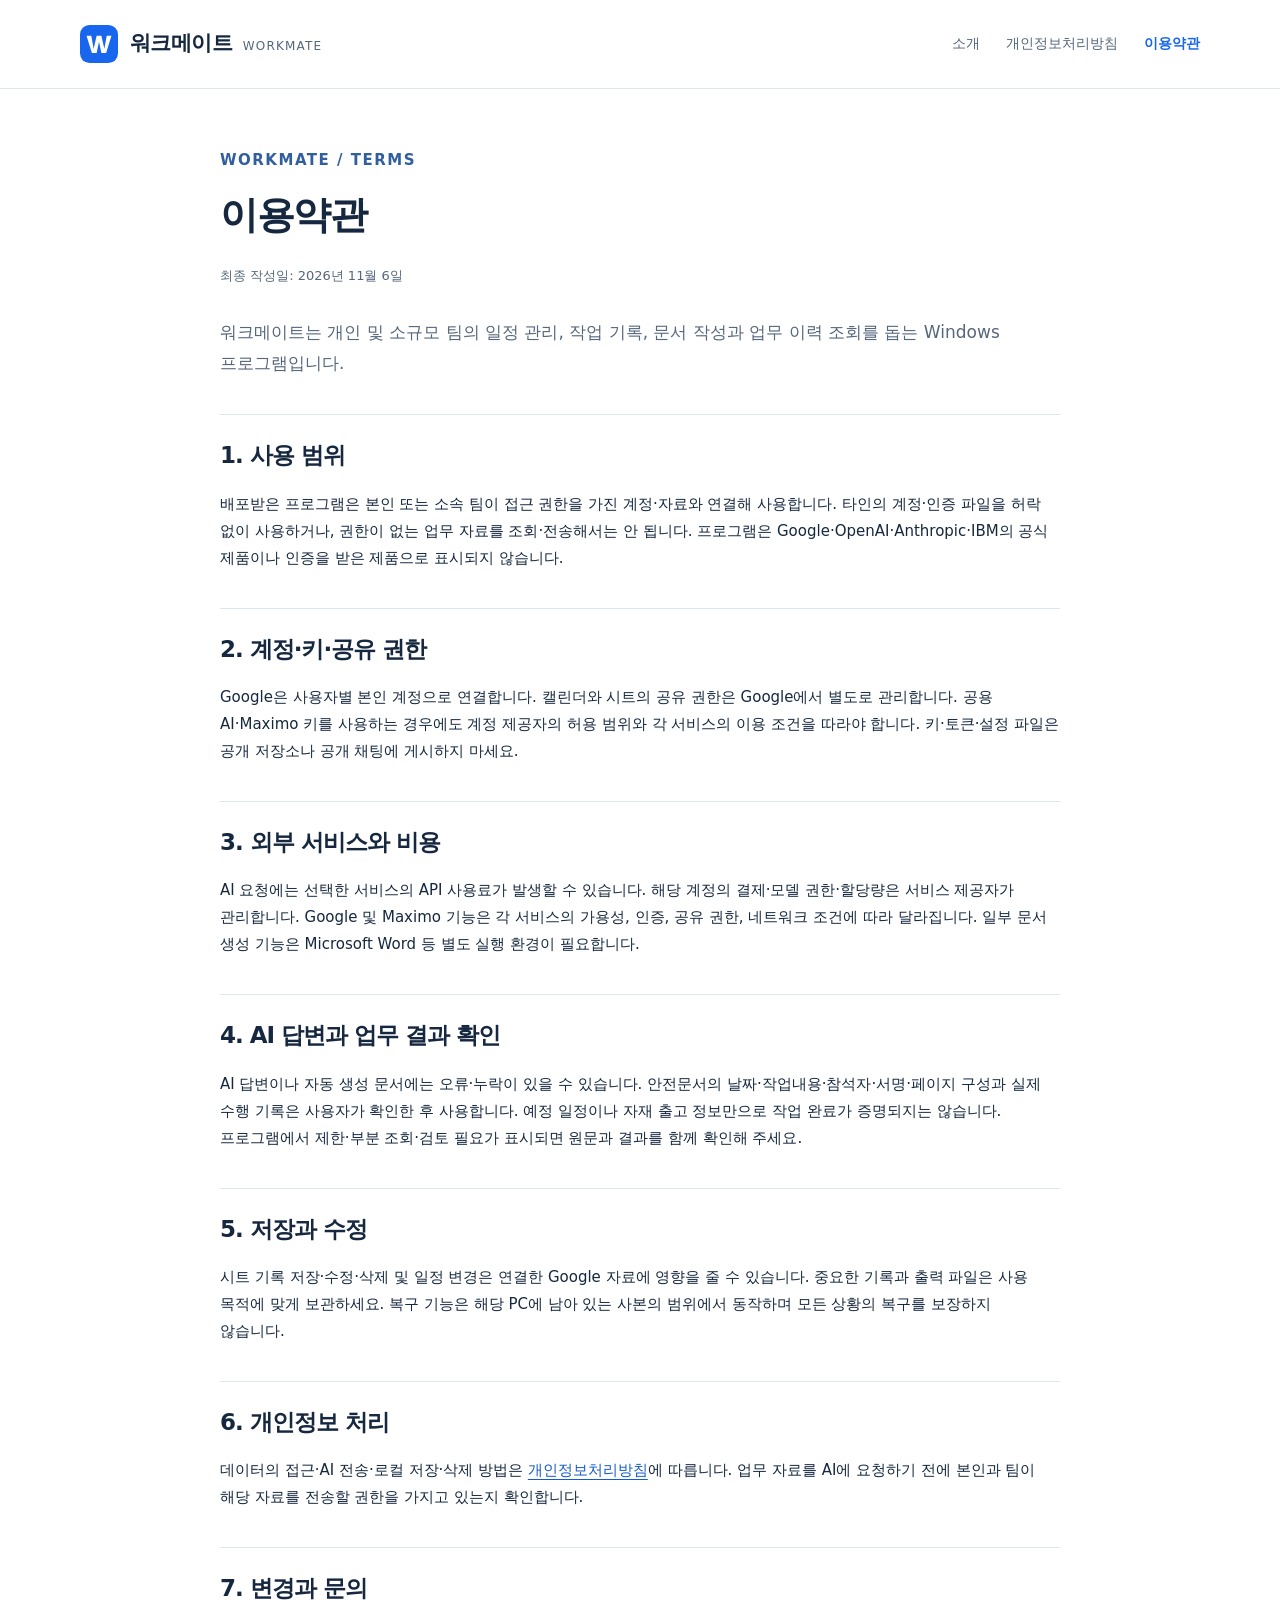
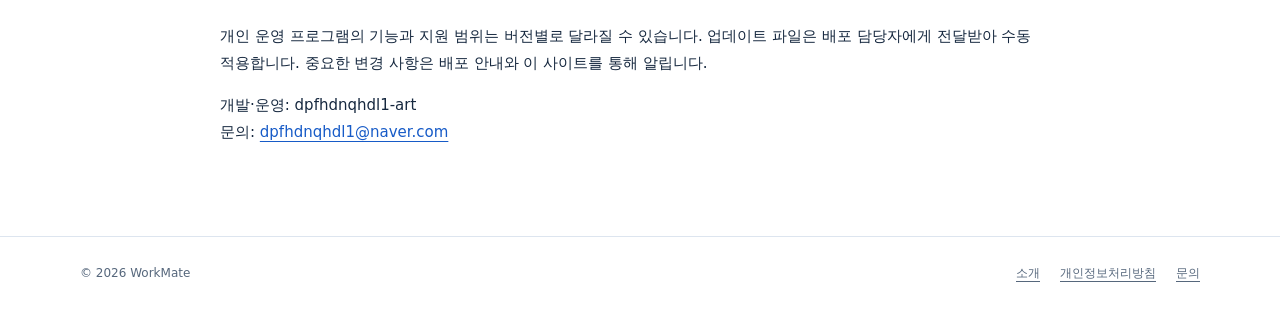
<file: terms.html>
<!doctype html>
<html lang="ko"><head><meta charset="utf-8"><meta name="viewport" content="width=device-width,initial-scale=1"><title>이용약관 | 워크메이트</title><meta name="description" content="워크메이트의 사용 조건, 외부 서비스 권한과 비용, 결과 검토 및 문의 방법을 안내합니다."><link rel="stylesheet" href="style.css"><link rel="icon" href="icon.svg" type="image/svg+xml"></head>
<body><a class="skip" href="#main">본문으로 이동</a><header class="header"><div class="wrap"><a class="brand" href="index.html"><img src="icon.svg" alt=""><span>워크메이트 <small>WORKMATE</small></span></a><nav aria-label="주 메뉴"><a href="index.html">소개</a><a href="privacy.html">개인정보처리방침</a><a href="terms.html" aria-current="page">이용약관</a></nav></div></header>
<main class="wrap document" id="main"><p class="eyebrow">WORKMATE / TERMS</p><h1>이용약관</h1><p class="meta">최종 작성일: 2026년 11월 6일</p><p class="intro">워크메이트는 개인 및 소규모 팀의 일정 관리, 작업 기록, 문서 작성과 업무 이력 조회를 돕는 Windows 프로그램입니다.</p>
<h2>1. 사용 범위</h2><p>배포받은 프로그램은 본인 또는 소속 팀이 접근 권한을 가진 계정·자료와 연결해 사용합니다. 타인의 계정·인증 파일을 허락 없이 사용하거나, 권한이 없는 업무 자료를 조회·전송해서는 안 됩니다. 프로그램은 Google·OpenAI·Anthropic·IBM의 공식 제품이나 인증을 받은 제품으로 표시되지 않습니다.</p>
<h2>2. 계정·키·공유 권한</h2><p>Google은 사용자별 본인 계정으로 연결합니다. 캘린더와 시트의 공유 권한은 Google에서 별도로 관리합니다. 공용 AI·Maximo 키를 사용하는 경우에도 계정 제공자의 허용 범위와 각 서비스의 이용 조건을 따라야 합니다. 키·토큰·설정 파일은 공개 저장소나 공개 채팅에 게시하지 마세요.</p>
<h2>3. 외부 서비스와 비용</h2><p>AI 요청에는 선택한 서비스의 API 사용료가 발생할 수 있습니다. 해당 계정의 결제·모델 권한·할당량은 서비스 제공자가 관리합니다. Google 및 Maximo 기능은 각 서비스의 가용성, 인증, 공유 권한, 네트워크 조건에 따라 달라집니다. 일부 문서 생성 기능은 Microsoft Word 등 별도 실행 환경이 필요합니다.</p>
<h2>4. AI 답변과 업무 결과 확인</h2><p>AI 답변이나 자동 생성 문서에는 오류·누락이 있을 수 있습니다. 안전문서의 날짜·작업내용·참석자·서명·페이지 구성과 실제 수행 기록은 사용자가 확인한 후 사용합니다. 예정 일정이나 자재 출고 정보만으로 작업 완료가 증명되지는 않습니다. 프로그램에서 제한·부분 조회·검토 필요가 표시되면 원문과 결과를 함께 확인해 주세요.</p>
<h2>5. 저장과 수정</h2><p>시트 기록 저장·수정·삭제 및 일정 변경은 연결한 Google 자료에 영향을 줄 수 있습니다. 중요한 기록과 출력 파일은 사용 목적에 맞게 보관하세요. 복구 기능은 해당 PC에 남아 있는 사본의 범위에서 동작하며 모든 상황의 복구를 보장하지 않습니다.</p>
<h2>6. 개인정보 처리</h2><p>데이터의 접근·AI 전송·로컬 저장·삭제 방법은 <a href="privacy.html">개인정보처리방침</a>에 따릅니다. 업무 자료를 AI에 요청하기 전에 본인과 팀이 해당 자료를 전송할 권한을 가지고 있는지 확인합니다.</p>
<h2>7. 변경과 문의</h2><p>개인 운영 프로그램의 기능과 지원 범위는 버전별로 달라질 수 있습니다. 업데이트 파일은 배포 담당자에게 전달받아 수동 적용합니다. 중요한 변경 사항은 배포 안내와 이 사이트를 통해 알립니다.</p><p>개발·운영: dpfhdnqhdl1-art<br>문의: <a href="mailto:dpfhdnqhdl1@naver.com">dpfhdnqhdl1@naver.com</a></p>
</main><footer class="footer"><div class="wrap"><span>© 2026 WorkMate</span><div class="footer-links"><a href="index.html">소개</a><a href="privacy.html">개인정보처리방침</a><a href="mailto:dpfhdnqhdl1@naver.com">문의</a></div></div></footer></body></html>
</file>
<file: style.css>
:root{color-scheme:light;--ink:#16283f;--muted:#56677c;--blue:#1866ed;--line:#dde5ef;--paper:#f6f8fc;--soft:#eaf1ff}
*{box-sizing:border-box}html{scroll-behavior:smooth}body{margin:0;background:#fff;color:var(--ink);font-family:"Segoe UI","Malgun Gothic",system-ui,sans-serif;font-size:16px;line-height:1.8;word-break:keep-all;overflow-wrap:anywhere}a{color:#175bc7;text-underline-offset:4px}a:hover{text-decoration-thickness:2px}a:focus-visible,summary:focus-visible{outline:3px solid #edab24;outline-offset:5px;border-radius:3px}.wrap{width:min(1120px,calc(100% - 64px));margin:auto}.skip{position:absolute;left:16px;top:-90px;background:#fff;padding:12px;z-index:10}.skip:focus{top:12px}.header{border-bottom:1px solid var(--line);background:#fff}.header .wrap{min-height:88px;display:flex;align-items:center;justify-content:space-between;gap:24px}.brand{display:inline-flex;align-items:center;gap:12px;text-decoration:none;color:var(--ink);font-size:21px;font-weight:750;letter-spacing:-.6px}.brand img{width:38px;height:38px}.brand small{font-size:12px;color:var(--muted);font-weight:500;letter-spacing:1.2px;margin-left:4px}nav{display:flex;align-items:center;gap:26px;font-size:14px}nav a{color:var(--muted);text-decoration:none}nav a[aria-current=page]{color:var(--blue);font-weight:700}.hero{display:grid;grid-template-columns:1.1fr 1fr;align-items:center;gap:64px;padding:88px 0 76px}.eyebrow{color:#315f9e;font-size:12px;font-weight:750;letter-spacing:1.5px;margin:0 0 18px}h1,h2,h3,p{margin-top:0}h1{font-size:clamp(35px,4.3vw,53px);line-height:1.26;letter-spacing:-2.1px;margin-bottom:24px;font-weight:760}h2{font-size:28px;line-height:1.4;letter-spacing:-1px}h3{font-size:19px;line-height:1.5;letter-spacing:-.4px}.lead{font-size:18px;color:var(--muted);line-height:1.9}.button{display:inline-flex;align-items:center;justify-content:center;min-height:46px;padding:10px 19px;border-radius:9px;background:var(--blue);color:white;text-decoration:none;font-size:14px;font-weight:650}.button:hover{background:#0d54d0}.actions{display:flex;flex-wrap:wrap;align-items:center;gap:20px;margin-top:27px}.actions>a:not(.button){font-size:14px}.window{background:white;border:1px solid var(--line);border-radius:15px;box-shadow:0 20px 65px #21477913;overflow:hidden;transform:rotate(-1deg)}.window-bar{border-bottom:1px solid var(--line);padding:13px 18px;background:#f8faff;display:flex;justify-content:space-between;gap:15px;align-items:center;font-size:13px;font-weight:700}.dots{display:flex;gap:5px}.dots i{width:7px;height:7px;border-radius:50%;background:#c1cde0}.window-body{padding:24px}.demo-badge{display:inline-block;font-size:11px;font-weight:700;color:#58708b;background:#eef3f9;border-radius:4px;padding:2px 7px;margin-bottom:16px}.demo-heading{font-size:21px;letter-spacing:-.7px;font-weight:700;margin-bottom:18px}.mini-row{display:grid;grid-template-columns:33px 1fr auto;gap:12px;align-items:center;padding:16px 0;border-top:1px solid #edf0f5;font-size:14px}.mini-number{color:var(--blue);font-size:12px;font-weight:750}.mini-row strong{display:block;font-size:14px}.mini-row span.desc{display:block;color:var(--muted);font-size:12px}.mini-tag{font-size:11px;background:var(--soft);border-radius:5px;color:#345a9b;padding:3px 8px}.mini-note{font-size:12px;color:var(--muted);margin:14px 0 0}.section{padding:62px 0;border-top:1px solid var(--line)}.section-head{display:grid;grid-template-columns:1fr 1fr;gap:40px;margin-bottom:32px}.section-head p{color:var(--muted);margin:0}.feature-list{display:grid;grid-template-columns:1fr 1fr;column-gap:55px}.feature{border-top:1px solid var(--line);padding:25px 0;display:grid;grid-template-columns:32px 1fr;gap:15px}.feature .n{font-size:12px;color:var(--blue);padding-top:2px;font-weight:700}.feature h3{margin-bottom:8px}.feature p{font-size:14px;color:var(--muted);margin:0}.soft{background:var(--paper)}.flow{display:grid;grid-template-columns:repeat(3,1fr);gap:30px}.flow .step{font-size:12px;color:var(--blue);font-weight:700}.flow h3{margin:9px 0}.flow p{font-size:14px;color:var(--muted);margin:0}.notice{border-left:3px solid var(--blue);padding:15px 20px;background:var(--soft);font-size:14px;line-height:1.9}.notice p:last-child{margin-bottom:0}.contact{display:flex;gap:24px;align-items:center;justify-content:space-between}.contact h2{margin-bottom:8px}.contact p{color:var(--muted);margin-bottom:0}.footer{border-top:1px solid var(--line);padding:26px 0 34px;font-size:12px;color:var(--muted)}.footer .wrap{display:flex;gap:20px;justify-content:space-between;flex-wrap:wrap}.footer-links{display:flex;flex-wrap:wrap;gap:20px}.footer a{color:var(--muted)}.document{max-width:840px;padding:58px 0 75px}.document h1{font-size:38px;letter-spacing:-1.4px}.document .meta{font-size:13px;color:var(--muted);margin-bottom:30px}.document h2{font-size:23px;margin-top:36px;padding-top:24px;border-top:1px solid var(--line)}.document p,.document li{font-size:15px}.document ul,.document ol{padding-left:24px}.document li{margin-bottom:8px}.document .intro{font-size:17px;color:var(--muted)}.table-scroll{max-width:100%;overflow-x:auto;border:1px solid var(--line);border-radius:8px;margin:20px 0}table{border-collapse:collapse;width:100%;font-size:14px}th,td{padding:14px 16px;vertical-align:top;text-align:left;border-bottom:1px solid var(--line)}tr:last-child td{border-bottom:0}th{background:#f0f4fa;color:#294665;font-weight:700}td:first-child{width:25%;font-weight:650}code{font-family:Consolas,monospace;font-size:12px;overflow-wrap:anywhere}.document .notice{margin:24px 0}.toc{display:flex;gap:9px 20px;flex-wrap:wrap;font-size:13px;border-bottom:1px solid var(--line);padding:0 0 25px;margin:0 0 26px}.toc a{text-decoration:none}.small{font-size:13px!important;color:var(--muted)}
@media(max-width:850px){.hero{gap:35px;padding:58px 0}.brand small{display:none}.section-head{grid-template-columns:1fr;gap:12px}.flow{gap:20px}.window-body{padding:18px}.mini-tag{display:none}.mini-row{grid-template-columns:28px 1fr}}
@media(max-width:650px){.wrap{width:calc(100% - 36px)}.header .wrap{min-height:100px;flex-direction:column;justify-content:center;gap:8px;padding:14px 0}nav{gap:20px;font-size:12px}.brand{font-size:19px}.brand img{width:31px;height:31px}.hero{grid-template-columns:1fr;gap:34px;padding:43px 0}.hero h1{font-size:37px;letter-spacing:-1.5px}.lead{font-size:16px}.window{transform:none}.section{padding:40px 0}.feature-list,.flow{grid-template-columns:1fr}.flow{gap:25px}.contact{align-items:flex-start;flex-direction:column}.contact .button{max-width:100%;font-size:13px}.document{padding-top:36px}.document h1{font-size:31px}.document h2{font-size:21px}th,td{padding:11px 10px;font-size:13px}.notice{padding:13px 16px}.footer .wrap{gap:12px}}
@media(prefers-reduced-motion:reduce){html{scroll-behavior:auto}}
@media print{.header,.footer,.toc,.skip{display:none}.wrap{width:100%}.document{padding:0;max-width:none}body{font-size:11pt}h2{break-after:avoid}a{color:inherit}.notice{background:none;border:1px solid #aaa}.table-scroll{overflow:visible}}
</file>
